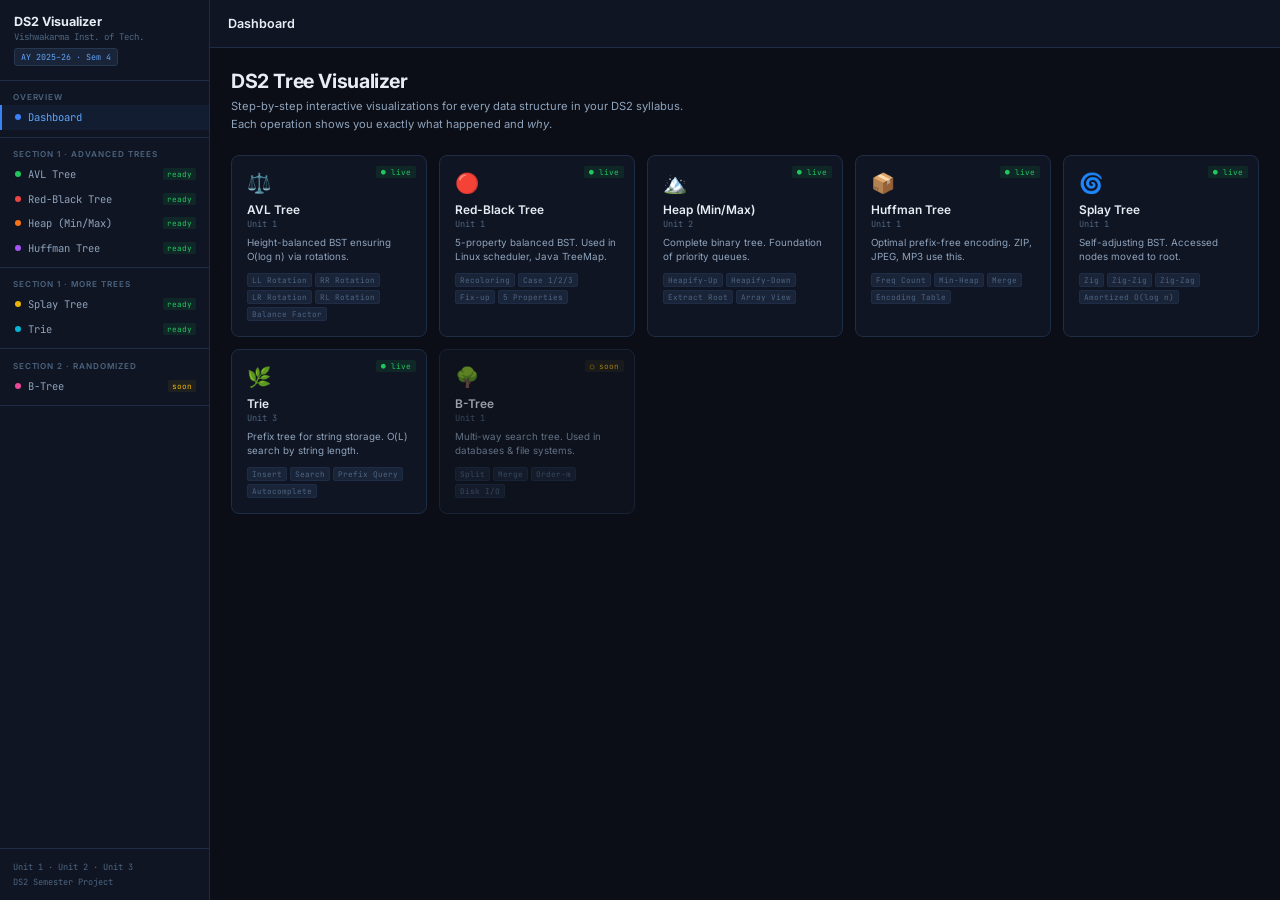
<file: ds2-platform(1).html>
<!DOCTYPE html>
<html lang="en">
<head>
<meta charset="UTF-8"/>
<meta name="viewport" content="width=device-width,initial-scale=1.0"/>
<title>DS2 Tree Visualizer — VIT</title>
<style>
@import url('https://fonts.googleapis.com/css2?family=JetBrains+Mono:wght@400;500;600;700&family=Inter:wght@400;500;600;700&display=swap');
*,*::before,*::after{box-sizing:border-box;margin:0;padding:0;}
:root{
  --bg:#0b0e16;--s1:#0f1522;--s2:#141c2e;--s3:#1a2438;
  --b1:#1e2d45;--b2:#26374f;--b3:#2e4060;
  --t1:#e8edf5;--t2:#8fa3bc;--t3:#4d6480;
  --acc:#3b82f6;--acc2:#60a5fa;
  --grn:#22c55e;--red:#ef4444;--ora:#f97316;--yel:#eab308;--pur:#a855f7;--cyn:#06b6d4;--pnk:#ec4899;
  --mono:'JetBrains Mono',monospace;--ui:'Inter',sans-serif;
}
html,body{width:100%;min-height:100vh;background:var(--bg);color:var(--t1);font-family:var(--ui);font-size:14px;}

/* LAYOUT */
#app{display:flex;height:100vh;overflow:hidden;}
#sidebar{width:210px;flex-shrink:0;background:var(--s1);border-right:1px solid var(--b1);display:flex;flex-direction:column;overflow-y:auto;}
#content{flex:1;display:flex;flex-direction:column;overflow:hidden;}
#topbar{height:48px;background:var(--s1);border-bottom:1px solid var(--b1);display:flex;align-items:center;padding:0 1.25rem;gap:.75rem;flex-shrink:0;}
#workspace{flex:1;display:flex;overflow:hidden;}
#left-pane{flex:1;display:flex;flex-direction:column;overflow:hidden;min-width:0;}
#right-pane{width:280px;flex-shrink:0;background:var(--s1);border-left:1px solid var(--b1);display:flex;flex-direction:column;overflow:hidden;}

/* SIDEBAR */
.logo{padding:1rem;border-bottom:1px solid var(--b1);}
.logo-title{font-size:.9rem;font-weight:700;color:var(--t1);}
.logo-sub{font-size:.65rem;color:var(--t3);font-family:var(--mono);margin-top:2px;}
.logo-badge{display:inline-block;margin-top:5px;background:var(--s3);border:1px solid var(--b2);color:var(--acc2);font-size:.6rem;font-family:var(--mono);padding:2px 6px;border-radius:3px;}
.nav-group{padding:.5rem 0;border-bottom:1px solid var(--b1);}
.nav-group-label{font-size:.58rem;letter-spacing:.12em;text-transform:uppercase;color:var(--t3);padding:.3rem .9rem .2rem;font-weight:600;}
.nav-item{display:flex;align-items:center;gap:7px;padding:.38rem .9rem;cursor:pointer;font-size:.75rem;color:var(--t2);border-left:2px solid transparent;transition:all .1s;font-family:var(--mono);}
.nav-item:hover{background:var(--s2);color:var(--t1);}
.nav-item.active{background:rgba(59,130,246,.07);color:var(--acc2);border-left-color:var(--acc);}
.nav-dot{width:6px;height:6px;border-radius:50%;flex-shrink:0;}
.nav-badge{margin-left:auto;font-size:.55rem;padding:1px 4px;border-radius:2px;font-family:var(--mono);}
.nb-ready{background:rgba(34,197,94,.1);color:var(--grn);}
.nb-soon{background:rgba(234,179,8,.08);color:var(--yel);}
.sidebar-foot{margin-top:auto;padding:.75rem .9rem;border-top:1px solid var(--b1);font-size:.62rem;color:var(--t3);font-family:var(--mono);line-height:1.7;}

/* TOPBAR */
.tb-name{font-size:.9rem;font-weight:600;}
.tb-unit{font-size:.65rem;color:var(--t3);font-family:var(--mono);}
.tb-right{margin-left:auto;display:flex;gap:.4rem;align-items:center;}

/* CONTROLS BAR */
#ctrl-bar{padding:.55rem 1rem;background:var(--s1);border-bottom:1px solid var(--b1);display:flex;flex-wrap:wrap;gap:.4rem;align-items:center;flex-shrink:0;}

/* STEP BAR */
#step-bar{padding:.4rem 1rem;background:#080c14;border-bottom:1px solid var(--b1);display:none;flex-wrap:wrap;gap:.4rem;align-items:center;flex-shrink:0;}
.step-info{display:flex;align-items:center;gap:.5rem;flex:1;min-width:0;}
.step-counter{font-size:.65rem;color:var(--t3);font-family:var(--mono);white-space:nowrap;}

/* SVG AREA */
#svg-wrap{flex:1;overflow:hidden;background:var(--bg);position:relative;}
svg#T{width:100%;height:100%;display:block;}

/* BOTTOM BAR (heap array, trie words) */
#bottom-bar{background:var(--s1);border-top:1px solid var(--b1);padding:.5rem 1rem;display:none;flex-wrap:wrap;gap:4px;align-items:center;flex-shrink:0;max-height:80px;overflow-y:auto;}

/* OBSERVATIONS */
.obs-head{padding:.65rem 1rem;border-bottom:1px solid var(--b1);display:flex;align-items:center;justify-content:space-between;flex-shrink:0;}
.obs-head-title{font-size:.7rem;font-weight:600;letter-spacing:.07em;text-transform:uppercase;color:var(--t2);}
.obs-clear{font-size:.62rem;color:var(--t3);cursor:pointer;font-family:var(--mono);}
.obs-clear:hover{color:var(--red);}
#obs-now{padding:.75rem 1rem;border-bottom:1px solid var(--b1);background:rgba(59,130,246,.04);flex-shrink:0;min-height:100px;}
.obs-now-label{font-size:.58rem;letter-spacing:.1em;text-transform:uppercase;color:var(--acc2);font-family:var(--mono);margin-bottom:.35rem;}
.obs-now-what{font-size:.8rem;color:var(--t1);line-height:1.55;}
.obs-now-why{font-size:.7rem;color:var(--t2);margin-top:.35rem;line-height:1.5;font-style:italic;border-top:1px solid var(--b1);padding-top:.35rem;margin-top:.4rem;}
#obs-log{flex:1;overflow-y:auto;padding:.25rem 0;}
.obs-row{padding:.45rem 1rem;border-bottom:1px solid rgba(30,45,69,.4);cursor:pointer;}
.obs-row:hover{background:var(--s2);}
.obs-row-n{font-size:.58rem;color:var(--t3);font-family:var(--mono);}
.obs-row-what{font-size:.7rem;color:var(--t2);margin-top:1px;line-height:1.35;}
.obs-row-why{font-size:.63rem;color:var(--t3);margin-top:2px;font-style:italic;}

/* BUTTONS */
.btn{display:inline-flex;align-items:center;gap:4px;padding:4px 11px;border-radius:4px;cursor:pointer;font-family:var(--mono);font-size:.7rem;font-weight:500;border:1px solid var(--b2);background:var(--s2);color:var(--t2);transition:border-color .1s,color .1s;white-space:nowrap;}
.btn:hover{border-color:var(--acc);color:var(--acc2);}
.btn:active{opacity:.8;}
.btn-blue{background:var(--acc);border-color:var(--acc);color:#fff;}.btn-blue:hover{background:#2563eb;color:#fff;}
.btn-red{border-color:#7f1d1d;color:var(--red);}.btn-red:hover{background:#7f1d1d;color:#fff;}
.btn-grn{border-color:#14532d;color:var(--grn);}.btn-grn:hover{background:#14532d;color:#fff;}
.btn-sm{padding:3px 8px;font-size:.65rem;}
.btn-step{padding:4px 10px;font-size:.68rem;}
.inp{background:var(--s2);border:1px solid var(--b2);color:var(--t1);padding:4px 8px;border-radius:4px;font-family:var(--mono);font-size:.72rem;outline:none;width:95px;}
.inp:focus{border-color:var(--acc);}
.inp-wide{width:130px;}
.sep{width:1px;height:18px;background:var(--b1);margin:0 2px;}
.plabel{font-size:.62rem;color:var(--t3);}

/* SVG node styles — INSTANT color change, no CSS transition */
.nd circle{stroke-width:2;}
.nd text{font-family:'JetBrains Mono',monospace;font-weight:600;text-anchor:middle;dominant-baseline:middle;}
.nd .lbl{font-size:9px;fill:var(--t3);dominant-baseline:auto;}
/* states */
.st-def circle{fill:#1a2d4a;stroke:#2a4070;}
.st-def text{font-size:13px;fill:#e8edf5;}
.st-path circle{fill:#1e3a5f;stroke:#3b82f6;}
.st-path text{font-size:13px;fill:#93c5fd;}
.st-new circle{fill:#14532d;stroke:#22c55e;}
.st-new text{font-size:13px;fill:#bbf7d0;}
.st-hi circle{fill:#d97706;stroke:#fbbf24;}
.st-hi text{font-size:13px;fill:#fff;}
.st-rot circle{fill:#5b21b6;stroke:#a855f7;}
.st-rot text{font-size:13px;fill:#e9d5ff;}
.st-rec circle{fill:#9d174d;stroke:#ec4899;}
.st-rec text{font-size:13px;fill:#fbcfe8;}
.st-del circle{fill:#7f1d1d;stroke:#ef4444;}
.st-del text{font-size:13px;fill:#fecaca;}
.st-fnd circle{fill:#0e7490;stroke:#06b6d4;}
.st-fnd text{font-size:13px;fill:#a5f3fc;}
.st-rb-r circle{fill:#7f1d1d;stroke:#ef4444;}
.st-rb-r text{font-size:13px;fill:#fca5a5;}
.st-rb-b circle{fill:#1e293b;stroke:#475569;}
.st-rb-b text{font-size:13px;fill:#cbd5e1;}
.edge{stroke:#1e3a5f;stroke-width:1.5;fill:none;}
.edge-hi{stroke:#3b82f6;stroke-width:2;fill:none;}

/* HEAP ARRAY */
.hcell{display:flex;flex-direction:column;align-items:center;gap:2px;}
.hcell-v{width:34px;height:34px;display:flex;align-items:center;justify-content:center;background:var(--s2);border:1px solid var(--b2);border-radius:4px;font-family:var(--mono);font-size:.7rem;color:var(--t1);}
.hcell-i{font-size:.52rem;color:var(--t3);font-family:var(--mono);}
.hcell.hi .hcell-v{background:rgba(234,179,8,.15);border-color:var(--yel);color:var(--yel);}
.hcell.sw .hcell-v{background:rgba(168,85,247,.15);border-color:var(--pur);color:var(--pur);}

/* TRIE WORD CHIPS */
.twc{font-size:.65rem;font-family:var(--mono);background:var(--s2);border:1px solid var(--b2);color:var(--t2);padding:2px 7px;border-radius:3px;cursor:pointer;}
.twc:hover{border-color:var(--cyn);color:var(--cyn);}
.twc.found{border-color:var(--grn);color:var(--grn);}

/* DASHBOARD */
#dash{padding:1.5rem;overflow-y:auto;flex:1;}
.dash-hero{margin-bottom:1.5rem;}
.dash-hero h1{font-size:1.4rem;font-weight:700;letter-spacing:-.02em;}
.dash-hero p{font-size:.8rem;color:var(--t2);margin-top:.35rem;line-height:1.6;max-width:480px;}
.dash-grid{display:grid;grid-template-columns:repeat(auto-fill,minmax(190px,1fr));gap:.85rem;}
.dcard{background:var(--s1);border:1px solid var(--b1);border-radius:8px;padding:1.1rem;cursor:pointer;transition:border-color .15s,transform .15s;position:relative;}
.dcard:hover{border-color:var(--b3);transform:translateY(-2px);}
.dcard.rdy:hover{border-color:var(--acc);}
.dcard.soon{cursor:default;opacity:.65;}
.dcard-badge{position:absolute;top:.7rem;right:.7rem;font-size:.55rem;padding:1px 5px;border-radius:2px;font-family:var(--mono);}
.dcard-icon{font-size:1.4rem;margin-bottom:.5rem;}
.dcard-name{font-size:.85rem;font-weight:600;}
.dcard-unit{font-size:.62rem;color:var(--t3);font-family:var(--mono);margin-top:1px;}
.dcard-desc{font-size:.7rem;color:var(--t2);margin-top:.4rem;line-height:1.45;}
.dcard-tags{margin-top:.6rem;display:flex;flex-wrap:wrap;gap:3px;}
.dtag{font-size:.55rem;background:var(--s3);border:1px solid var(--b1);color:var(--t3);padding:1px 4px;border-radius:2px;font-family:var(--mono);}

/* scroll */
::-webkit-scrollbar{width:4px;height:4px;}
::-webkit-scrollbar-track{background:transparent;}
::-webkit-scrollbar-thumb{background:var(--b2);border-radius:2px;}

.page{display:none;flex:1;overflow:hidden;}
.page.on{display:flex;}
</style>
</head>
<body>
<div id="app">

<!-- SIDEBAR -->
<div id="sidebar">
  <div class="logo">
    <div class="logo-title">DS2 Visualizer</div>
    <div class="logo-sub">Vishwakarma Inst. of Tech.</div>
    <div class="logo-badge">AY 2025–26 · Sem 4</div>
  </div>
  <div class="nav-group">
    <div class="nav-group-label">Overview</div>
    <div class="nav-item active" id="ni-dash" onclick="go('dash')"><div class="nav-dot" style="background:var(--acc)"></div>Dashboard</div>
  </div>
  <div class="nav-group">
    <div class="nav-group-label">Section 1 · Advanced Trees</div>
    <div class="nav-item" id="ni-avl" onclick="go('avl')"><div class="nav-dot" style="background:var(--grn)"></div>AVL Tree<span class="nav-badge nb-ready">ready</span></div>
    <div class="nav-item" id="ni-rbt" onclick="go('rbt')"><div class="nav-dot" style="background:var(--red)"></div>Red-Black Tree<span class="nav-badge nb-ready">ready</span></div>
    <div class="nav-item" id="ni-heap" onclick="go('heap')"><div class="nav-dot" style="background:var(--ora)"></div>Heap (Min/Max)<span class="nav-badge nb-ready">ready</span></div>
    <div class="nav-item" id="ni-huff" onclick="go('huff')"><div class="nav-dot" style="background:var(--pur)"></div>Huffman Tree<span class="nav-badge nb-ready">ready</span></div>
  </div>
  <div class="nav-group">
    <div class="nav-group-label">Section 1 · More Trees</div>
    <div class="nav-item" id="ni-splay" onclick="go('splay')"><div class="nav-dot" style="background:var(--yel)"></div>Splay Tree<span class="nav-badge nb-ready">ready</span></div>
    <div class="nav-item" id="ni-trie" onclick="go('trie')"><div class="nav-dot" style="background:var(--cyn)"></div>Trie<span class="nav-badge nb-ready">ready</span></div>
  </div>
  <div class="nav-group">
    <div class="nav-group-label">Section 2 · Randomized</div>
    <div class="nav-item" id="ni-btree" onclick="go('btree')"><div class="nav-dot" style="background:var(--pnk)"></div>B-Tree<span class="nav-badge nb-soon">soon</span></div>
  </div>
  <div class="sidebar-foot">Unit 1 · Unit 2 · Unit 3<br/>DS2 Semester Project</div>
</div>

<!-- CONTENT -->
<div id="content">
  <div id="topbar">
    <span class="tb-name" id="tb-name">Dashboard</span>
    <span class="tb-unit" id="tb-unit"></span>
    <div class="tb-right" id="tb-right"></div>
  </div>

  <!-- DASHBOARD PAGE -->
  <div id="pg-dash" class="page on" style="flex-direction:column;overflow-y:auto;">
    <div id="dash">
      <div class="dash-hero">
        <h1>DS2 Tree Visualizer</h1>
        <p>Step-by-step interactive visualizations for every data structure in your DS2 syllabus. Each operation shows you exactly what happened and <em>why</em>.</p>
      </div>
      <div class="dash-grid" id="dash-grid"></div>
    </div>
  </div>

  <!-- TREE PAGE (shared) -->
  <div id="pg-tree" class="page" style="flex-direction:column;">
    <div id="workspace">
      <div id="left-pane">
        <div id="ctrl-bar"></div>
        <div id="step-bar">
          <button class="btn btn-step" onclick="sFirst()">⏮</button>
          <button class="btn btn-step" onclick="sPrev()">◀ Prev</button>
          <button class="btn btn-step" id="autoBtn" onclick="sAuto()">▶ Auto</button>
          <button class="btn btn-step" onclick="sNext()">Next ▶</button>
          <button class="btn btn-step" onclick="sLast()">⏭</button>
          <span class="sep"></span>
          <span style="font-size:.62rem;color:var(--t3);font-family:var(--mono);">Speed</span>
          <input type="range" id="spd" min="1" max="10" value="5" style="width:65px;accent-color:var(--acc);cursor:pointer;">
          <span class="sep"></span>
          <span class="step-counter" id="sc"></span>
        </div>
        <div id="svg-wrap">
          <svg id="T" viewBox="0 0 900 500" xmlns="http://www.w3.org/2000/svg">
            <g id="TR"></g>
          </svg>
        </div>
        <div id="bottom-bar"></div>
      </div>
      <div id="right-pane">
        <div class="obs-head">
          <span class="obs-head-title">Observations</span>
          <span class="obs-clear" onclick="obsClear()">clear all</span>
        </div>
        <div id="obs-now">
          <div class="obs-now-label">Current Step</div>
          <div class="obs-now-what" id="obs-what">Perform an operation to begin.</div>
          <div class="obs-now-why" id="obs-why" style="display:none;"></div>
        </div>
        <div id="obs-log"></div>
      </div>
    </div>
  </div>

</div><!-- #content -->
</div><!-- #app -->

<script>
'use strict';
// ━━━━━━━━━━━━━━━━━━━━━━━━━━━━━━━━━━━━━━━━━━━━━━━━━━━━━━━━━━━━━━
// GLOBALS
// ━━━━━━━━━━━━━━━━━━━━━━━━━━━━━━━━━━━━━━━━━━━━━━━━━━━━━━━━━━━━━━
let CUR='dash', STEPS=[], SI=0, AUTO=null, OBS_N=0;
const NS='http://www.w3.org/2000/svg';

// ━━━━━━━━━━━━━━━━━━━━━━━━━━━━━━━━━━━━━━━━━━━━━━━━━━━━━━━━━━━━━━
// DASHBOARD
// ━━━━━━━━━━━━━━━━━━━━━━━━━━━━━━━━━━━━━━━━━━━━━━━━━━━━━━━━━━━━━━
const CARDS=[
  {id:'avl',  name:'AVL Tree',       icon:'⚖️', unit:'Unit 1',ready:true, color:'#22c55e',
   desc:'Height-balanced BST ensuring O(log n) via rotations.',
   tags:['LL Rotation','RR Rotation','LR Rotation','RL Rotation','Balance Factor']},
  {id:'rbt',  name:'Red-Black Tree', icon:'🔴', unit:'Unit 1',ready:true, color:'#ef4444',
   desc:'5-property balanced BST. Used in Linux scheduler, Java TreeMap.',
   tags:['Recoloring','Case 1/2/3','Fix-up','5 Properties']},
  {id:'heap', name:'Heap (Min/Max)', icon:'🏔️', unit:'Unit 2',ready:true, color:'#f97316',
   desc:'Complete binary tree. Foundation of priority queues.',
   tags:['Heapify-Up','Heapify-Down','Extract Root','Array View']},
  {id:'huff', name:'Huffman Tree',   icon:'📦', unit:'Unit 1',ready:true, color:'#a855f7',
   desc:'Optimal prefix-free encoding. ZIP, JPEG, MP3 use this.',
   tags:['Freq Count','Min-Heap','Merge','Encoding Table']},
  {id:'splay',name:'Splay Tree',     icon:'🌀', unit:'Unit 1',ready:true, color:'#eab308',
   desc:'Self-adjusting BST. Accessed nodes moved to root.',
   tags:['Zig','Zig-Zig','Zig-Zag','Amortized O(log n)']},
  {id:'trie', name:'Trie',           icon:'🌿', unit:'Unit 3',ready:true, color:'#06b6d4',
   desc:'Prefix tree for string storage. O(L) search by string length.',
   tags:['Insert','Search','Prefix Query','Autocomplete']},
  {id:'btree',name:'B-Tree',         icon:'🌳', unit:'Unit 1',ready:false,color:'#ec4899',
   desc:'Multi-way search tree. Used in databases & file systems.',
   tags:['Split','Merge','Order-m','Disk I/O']},
];
function buildDash(){
  document.getElementById('dash-grid').innerHTML=CARDS.map(c=>`
    <div class="dcard ${c.ready?'rdy':'soon'}" onclick="${c.ready?`go('${c.id}')`:''}" >
      <div class="dcard-badge ${c.ready?'nb-ready':'nb-soon'}">${c.ready?'● live':'○ soon'}</div>
      <div class="dcard-icon">${c.icon}</div>
      <div class="dcard-name">${c.name}</div>
      <div class="dcard-unit">${c.unit}</div>
      <div class="dcard-desc">${c.desc}</div>
      <div class="dcard-tags">${c.tags.map(t=>`<span class="dtag">${t}</span>`).join('')}</div>
    </div>`).join('');
}

// ━━━━━━━━━━━━━━━━━━━━━━━━━━━━━━━━━━━━━━━━━━━━━━━━━━━━━━━━━━━━━━
// NAVIGATION
// ━━━━━━━━━━━━━━━━━━━━━━━━━━━━━━━━━━━━━━━━━━━━━━━━━━━━━━━━━━━━━━
function go(id){
  CUR=id;
  document.querySelectorAll('.nav-item').forEach(n=>n.classList.remove('active'));
  const ni=document.getElementById('ni-'+id); if(ni)ni.classList.add('active');
  const c=CARDS.find(x=>x.id===id)||{};
  document.getElementById('tb-name').textContent=c.name||'Dashboard';
  document.getElementById('tb-unit').textContent=c.unit||'';
  if(id==='dash'){
    document.getElementById('pg-dash').classList.add('on');
    document.getElementById('pg-tree').classList.remove('on');
    document.getElementById('ni-dash').classList.add('active');
    return;
  }
  document.getElementById('pg-dash').classList.remove('on');
  document.getElementById('pg-tree').classList.add('on');
  stopAuto(); STEPS=[]; SI=0; obsClear();
  document.getElementById('step-bar').style.display='none';
  document.getElementById('bottom-bar').style.display='none';
  document.getElementById('bottom-bar').innerHTML='';
  svgClear();
  const initFn={avl:initAVL,rbt:initRBT,heap:initHeap,huff:initHuff,splay:initSplay,trie:initTrie,btree:initBTree};
  if(initFn[id])initFn[id]();
}

// ━━━━━━━━━━━━━━━━━━━━━━━━━━━━━━━━━━━━━━━━━━━━━━━━━━━━━━━━━━━━━━
// SVG ENGINE — pure SVG, viewBox, no canvas
// ━━━━━━━━━━━━━━━━━━━━━━━━━━━━━━━━━━━━━━━━━━━━━━━━━━━━━━━━━━━━━━
const R=22, HG=54, VG=72;
function svgClear(){document.getElementById('TR').innerHTML='';}

function svgEl(tag,attrs){
  const e=document.createElementNS(NS,tag);
  if(attrs)Object.entries(attrs).forEach(([k,v])=>e.setAttribute(k,v));
  return e;
}

// Compute layout using in-order counter → guaranteed no overlap
function layout(root,isNil){
  if(!root||root===isNil||root.val==null)return[];
  let ctr=0;
  function ax(n){if(!n||n===isNil||n.val==null)return;ax(n.left);n._x=ctr*HG;ctr++;ax(n.right);}
  function ay(n,d){if(!n||n===isNil||n.val==null)return;n._y=d*VG;ay(n.left,d+1);ay(n.right,d+1);}
  ax(root);ay(root,0);
  const ps=[];function col(n){if(!n||n===isNil||n.val==null)return;ps.push(n);col(n.left);col(n.right);}col(root);
  return ps;
}

function renderSVG(root, isNil, classOf, subOf){
  svgClear();
  const g=document.getElementById('TR');

  if(!root||root===isNil||root.val==null){
    const t=svgEl('text',{x:450,y:250,'text-anchor':'middle','dominant-baseline':'middle',
      fill:'#4d6480','font-family':'JetBrains Mono','font-size':14});
    t.textContent='Empty — insert a value to begin'; g.appendChild(t); return;
  }

  const ps=layout(root,isNil);
  if(!ps.length)return;
  const xs=ps.map(p=>p._x), ys=ps.map(p=>p._y);
  const mnX=Math.min(...xs),mxX=Math.max(...xs),mnY=Math.min(...ys),mxY=Math.max(...ys);
  const tW=(mxX-mnX)||1, tH=(mxY-mnY)||1;
  const pad=55;
  const sc=Math.min((900-pad*2)/tW,(500-pad*2)/tH,2.0);
  const ox=(900-tW*sc)/2-mnX*sc, oy=pad-mnY*sc;
  const tx=x=>x*sc+ox, ty=y=>y*sc+oy;
  const r=Math.max(R*Math.min(sc,1),14);
  const fs=Math.max(Math.floor(r*.65),10);

  // edges
  ps.forEach(n=>{
    ['left','right'].forEach(d=>{
      const ch=n[d];
      if(!ch||ch===isNil||ch.val==null)return;
      const isHi=(n._st&&n._st!=='st-def')||(ch._st&&ch._st!=='st-def');
      const l=svgEl('line',{
        x1:tx(n._x),y1:ty(n._y),x2:tx(ch._x),y2:ty(ch._y),
        class:isHi?'edge-hi':'edge'
      });
      g.appendChild(l);
    });
  });

  // nodes
  ps.forEach(n=>{
    const cx=tx(n._x), cy=ty(n._y);
    const cls=classOf?classOf(n):'st-def';
    const ng=svgEl('g',{class:`nd ${cls}`});

    const c=svgEl('circle',{cx,cy,r});
    ng.appendChild(c);

    const t=svgEl('text',{x:cx,y:cy,'font-size':fs});
    t.textContent=n.val;
    ng.appendChild(t);

    if(subOf){
      const sub=subOf(n);
      if(sub){
        const sl=svgEl('text',{x:cx,y:cy+r+12,class:'lbl','text-anchor':'middle'});
        sl.textContent=sub;
        ng.appendChild(sl);
      }
    }
    g.appendChild(ng);
  });
}

// ━━━━━━━━━━━━━━━━━━━━━━━━━━━━━━━━━━━━━━━━━━━━━━━━━━━━━━━━━━━━━━
// OBSERVATIONS
// ━━━━━━━━━━━━━━━━━━━━━━━━━━━━━━━━━━━━━━━━━━━━━━━━━━━━━━━━━━━━━━
function obsShow(what,why){
  OBS_N++;
  document.getElementById('obs-what').textContent=what;
  const wy=document.getElementById('obs-why');
  if(why){wy.textContent=why;wy.style.display='block';}else{wy.style.display='none';}
  const row=document.createElement('div');
  row.className='obs-row';
  row.innerHTML=`<div class="obs-row-n">#${OBS_N}</div>
    <div class="obs-row-what">${what}</div>
    ${why?`<div class="obs-row-why">${why}</div>`:''}`;
  document.getElementById('obs-log').prepend(row);
}
function obsClear(){
  OBS_N=0;
  document.getElementById('obs-what').textContent='Perform an operation to begin.';
  document.getElementById('obs-why').style.display='none';
  document.getElementById('obs-log').innerHTML='';
}

// ━━━━━━━━━━━━━━━━━━━━━━━━━━━━━━━━━━━━━━━━━━━━━━━━━━━━━━━━━━━━━━
// STEP PLAYER — frame-by-frame, instant redraw
// ━━━━━━━━━━━━━━━━━━━━━━━━━━━━━━━━━━━━━━━━━━━━━━━━━━━━━━━━━━━━━━
function loadSteps(s){
  STEPS=s; SI=0;
  if(!s.length)return;
  document.getElementById('step-bar').style.display='flex';
  showStep(0);
}
function showStep(i){
  if(!STEPS.length)return;
  const s=STEPS[i];
  document.getElementById('sc').textContent=`Step ${i+1} / ${STEPS.length}`;
  if(s.draw)s.draw();          // instant redraw — no animation
  obsShow(s.what, s.why||'');
}
function sNext(){
  if(SI<STEPS.length-1){SI++;showStep(SI);}
  else stopAuto();
}
function sPrev(){stopAuto();if(SI>0){SI--;showStep(SI);}}
function sFirst(){stopAuto();SI=0;showStep(0);}
function sLast(){stopAuto();SI=STEPS.length-1;showStep(SI);}
function sAuto(){
  if(AUTO){stopAuto();return;}
  document.getElementById('autoBtn').textContent='⏸ Pause';
  const spd=parseInt(document.getElementById('spd').value);
  const delay=Math.max(300,1300-spd*100);
  AUTO=setInterval(()=>{if(SI<STEPS.length-1){SI++;showStep(SI);}else stopAuto();},delay);
}
function stopAuto(){
  if(AUTO){clearInterval(AUTO);AUTO=null;}
  document.getElementById('autoBtn').textContent='▶ Auto';
}

// ━━━━━━━━━━━━━━━━━━━━━━━━━━━━━━━━━━━━━━━━━━━━━━━━━━━━━━━━━━━━━━
// CONTROLS BUILDER
// ━━━━━━━━━━━━━━━━━━━━━━━━━━━━━━━━━━━━━━━━━━━━━━━━━━━━━━━━━━━━━━
function buildCtrl(cfg){
  const bar=document.getElementById('ctrl-bar');
  bar.innerHTML='';
  if(cfg.numInput!==false){
    const inp=document.createElement('input');
    inp.className='inp'; inp.type='number'; inp.id='numInp';
    inp.placeholder=cfg.numPH||'Value…'; inp.min=0; inp.max=999;
    inp.onkeydown=e=>{if(e.key==='Enter'&&cfg.onInsert)cfg.onInsert();};
    bar.appendChild(inp);
  }
  if(cfg.strInput){
    const inp=document.createElement('input');
    inp.className='inp inp-wide'; inp.type='text'; inp.id='strInp';
    inp.placeholder=cfg.strPH||'Text…';
    bar.appendChild(inp);
  }
  (cfg.btns||[]).forEach(b=>{
    const btn=document.createElement('button');
    btn.className='btn '+(b.cls||''); btn.textContent=b.lbl; btn.onclick=b.fn;
    bar.appendChild(btn);
  });
  if(cfg.presets&&cfg.presets.length){
    bar.appendChild(mkSep());
    const pl=document.createElement('span');pl.className='plabel';pl.textContent='Presets:';bar.appendChild(pl);
    cfg.presets.forEach(p=>{
      const btn=document.createElement('button');
      btn.className='btn btn-sm';btn.textContent=p.lbl;btn.onclick=p.fn;bar.appendChild(btn);
    });
  }
  bar.appendChild(mkSep());
  mkBtn(bar,'Reset','btn btn-sm',cfg.onReset||function(){});
  if(cfg.onRandom!==false)mkBtn(bar,'🎲 Random','btn btn-sm',cfg.onRandom||function(){});
}
function mkSep(){const s=document.createElement('div');s.className='sep';return s;}
function mkBtn(par,lbl,cls,fn){const b=document.createElement('button');b.className=cls;b.textContent=lbl;b.onclick=fn;par.appendChild(b);return b;}
function numVal(){return parseInt(document.getElementById('numInp')?.value)||null;}
function strVal(){return(document.getElementById('strInp')?.value||'').trim();}
function clrNum(){const i=document.getElementById('numInp');if(i)i.value='';}

// ━━━━━━━━━━━━━━━━━━━━━━━━━━━━━━━━━━━━━━━━━━━━━━━━━━━━━━━━━━━━━━
// AVL TREE
// ━━━━━━━━━━━━━━━━━━━━━━━━━━━━━━━━━━━━━━━━━━━━━━━━━━━━━━━━━━━━━━
class AVLNode{constructor(v){this.val=v;this.left=null;this.right=null;this.height=1;this._st='st-def';}}
class AVL{
  constructor(){this.root=null;}
  h(n){return n?n.height:0;}
  upH(n){n.height=1+Math.max(this.h(n.left),this.h(n.right));}
  bf(n){return n?this.h(n.left)-this.h(n.right):0;}
  rotR(y){const x=y.left,T=x.right;x.right=y;y.left=T;this.upH(y);this.upH(x);return x;}
  rotL(x){const y=x.right,T=y.left;y.left=x;x.right=T;this.upH(x);this.upH(y);return y;}
  walk(n,fn){if(!n)return;fn(n);this.walk(n.left,fn);this.walk(n.right,fn);}
  reset(){this.walk(this.root,n=>n._st='st-def');}
  mark(v,s){this.walk(this.root,n=>{if(n.val===v)n._st=s;});}
  draw(hi=null,sub=true){renderSVG(this.root,null,n=>n._st||'st-def',sub?n=>`bf:${this.bf(n)}`:null);}

  insert(val){
    const S=[];
    this.root=this._ins(this.root,val,S);
    this.reset();
    S.push({what:`✓ Insert ${val} complete. Tree height: ${this.h(this.root)}`,
            why:`All balance factors are back in [-1, 0, +1]. AVL property fully restored.`,
            draw:()=>{this.reset();this.draw();}});
    return S;
  }
  _ins(n,val,S){
    if(!n){
      const nd=new AVLNode(val); nd._st='st-new';
      S.push({what:`Inserted ${val} as a new leaf node`,
              why:`BST insertion: traverse to the correct position (like a BST), place the new node as a leaf. New nodes are highlighted in green.`,
              draw:()=>{this.reset();this.mark(val,'st-new');this.draw();}});
      return nd;
    }
    if(val<n.val){
      S.push({what:`${val} < ${n.val}  →  go LEFT`,
              why:`BST property: values smaller than the current node always go into the left subtree.`,
              draw:()=>{this.reset();this.mark(n.val,'st-path');this.draw();}});
      n.left=this._ins(n.left,val,S);
    } else if(val>n.val){
      S.push({what:`${val} > ${n.val}  →  go RIGHT`,
              why:`BST property: values larger than the current node always go into the right subtree.`,
              draw:()=>{this.reset();this.mark(n.val,'st-path');this.draw();}});
      n.right=this._ins(n.right,val,S);
    } else return n;
    this.upH(n);
    const bf=this.bf(n);
    if(bf>1&&val<n.left.val){
      S.push({what:`⚠ LL Imbalance at node ${n.val}  (bf = +${bf})`,
              why:`Left subtree is 2 levels deeper than right. Balance Factor = Left Height − Right Height = +${bf}. This is the Left-Left case: the new node is in the left subtree of the left child. Fix: single Right Rotation at ${n.val}.`,
              draw:()=>{this.reset();this.mark(n.val,'st-rot');this.draw();}});
      const r=this.rotR(n);
      S.push({what:`Right Rotation done — ${r.val} is new subtree root`,
              why:`After rotating right at ${n.val}: ${r.val} moves up, ${r.right.val} moves down. Balance factors normalized. This single rotation fixed the LL imbalance.`,
              draw:()=>{this.reset();this.mark(r.val,'st-hi');this.draw();}});
      return r;
    }
    if(bf<-1&&val>n.right.val){
      S.push({what:`⚠ RR Imbalance at node ${n.val}  (bf = ${bf})`,
              why:`Right subtree is 2 levels deeper. Balance Factor = ${bf}. Right-Right case: new node is in the right subtree of the right child. Fix: single Left Rotation at ${n.val}.`,
              draw:()=>{this.reset();this.mark(n.val,'st-rot');this.draw();}});
      const r=this.rotL(n);
      S.push({what:`Left Rotation done — ${r.val} is new subtree root`,
              why:`After rotating left at ${n.val}: ${r.val} moves up, ${r.left.val} moves down. The RR imbalance is fixed with this single rotation.`,
              draw:()=>{this.reset();this.mark(r.val,'st-hi');this.draw();}});
      return r;
    }
    if(bf>1&&val>n.left.val){
      S.push({what:`⚠ LR Imbalance at node ${n.val}  (bf = +${bf})`,
              why:`Left-Right case: new node is in the RIGHT subtree of the LEFT child. Two rotations needed. Step 1: Left Rotate at ${n.left.val} to convert this into an LL case.`,
              draw:()=>{this.reset();this.mark(n.val,'st-rot');this.mark(n.left?.val,'st-rec');this.draw();}});
      n.left=this.rotL(n.left);
      S.push({what:`Step 2: Right Rotate at ${n.val} to complete LR fix`,
              why:`The Left Rotation converted LR into LL. Now apply Right Rotation at the imbalanced node ${n.val} to fully restore balance.`,
              draw:()=>{this.reset();this.mark(n.val,'st-rot');this.draw();}});
      const r=this.rotR(n);
      S.push({what:`LR Double Rotation complete — ${r.val} is new subtree root`,
              why:`Two rotations resolved the Left-Right imbalance. Every node's balance factor is now in [-1, 0, +1].`,
              draw:()=>{this.reset();this.mark(r.val,'st-hi');this.draw();}});
      return r;
    }
    if(bf<-1&&val<n.right.val){
      S.push({what:`⚠ RL Imbalance at node ${n.val}  (bf = ${bf})`,
              why:`Right-Left case: new node is in the LEFT subtree of the RIGHT child. Two rotations needed. Step 1: Right Rotate at ${n.right.val} to convert to an RR case.`,
              draw:()=>{this.reset();this.mark(n.val,'st-rot');this.mark(n.right?.val,'st-rec');this.draw();}});
      n.right=this.rotR(n.right);
      S.push({what:`Step 2: Left Rotate at ${n.val} to complete RL fix`,
              why:`The Right Rotation converted RL into RR. Now apply Left Rotation at ${n.val} to fully restore balance.`,
              draw:()=>{this.reset();this.mark(n.val,'st-rot');this.draw();}});
      const r=this.rotL(n);
      S.push({what:`RL Double Rotation complete — ${r.val} is new subtree root`,
              why:`Two rotations resolved the Right-Left imbalance. Balance restored across the tree.`,
              draw:()=>{this.reset();this.mark(r.val,'st-hi');this.draw();}});
      return r;
    }
    return n;
  }

  search(val){
    const S=[]; let cur=this.root; this.reset();
    while(cur){
      if(val===cur.val){
        S.push({what:`✓ Found ${val} in the AVL Tree!`,
                why:`Search complete. The node was located by following BST search path from root.`,
                draw:()=>{this.reset();this.mark(val,'st-fnd');this.draw();}});
        return S;
      }
      const d=val<cur.val?'LEFT':'RIGHT';
      S.push({what:`${val} ${val<cur.val?'<':'>'} ${cur.val}  →  go ${d}`,
              why:`BST search: compare target with current node, go left if smaller, right if larger.`,
              draw:()=>{this.reset();this.mark(cur.val,'st-path');this.draw();}});
      cur=cur[val<cur.val?'left':'right'];
    }
    S.push({what:`✗ ${val} not found in tree`,
            why:`Reached a null pointer — the value does not exist in this AVL Tree.`,
            draw:()=>{this.reset();this.draw();}});
    return S;
  }

  delete(val){
    const S=[];
    S.push({what:`Deleting ${val}…`,
            why:`We locate the node, remove it using BST delete rules, then rebalance upward.`,
            draw:()=>{this.reset();this.mark(val,'st-del');this.draw();}});
    this.root=this._del(this.root,val,S);
    this.reset();
    S.push({what:`✓ Delete ${val} complete`,
            why:`Node removed and all balance factors restored to [-1, 0, +1] range.`,
            draw:()=>{this.reset();this.draw();}});
    return S;
  }
  _min(n){while(n.left)n=n.left;return n;}
  _del(n,val,S){
    if(!n)return null;
    if(val<n.val)n.left=this._del(n.left,val,S);
    else if(val>n.val)n.right=this._del(n.right,val,S);
    else{
      if(!n.left||!n.right)return n.left||n.right;
      const s=this._min(n.right);
      S.push({what:`Node ${val} has two children → replace with in-order successor ${s.val}`,
              why:`When a node has 2 children, we replace its value with the in-order successor (smallest value in right subtree: ${s.val}), then delete the successor node instead.`,
              draw:()=>{this.reset();this.mark(s.val,'st-hi');this.draw();}});
      n.val=s.val; n.right=this._del(n.right,s.val,S);
    }
    this.upH(n);
    const bf=this.bf(n);
    if(bf>1&&this.bf(n.left)>=0)return this.rotR(n);
    if(bf>1&&this.bf(n.left)<0){n.left=this.rotL(n.left);return this.rotR(n);}
    if(bf<-1&&this.bf(n.right)<=0)return this.rotL(n);
    if(bf<-1&&this.bf(n.right)>0){n.right=this.rotR(n.right);return this.rotL(n);}
    return n;
  }
}
const avl=new AVL();
function initAVL(){
  buildCtrl({
    numPH:'Number…',
    onInsert:()=>{const v=numVal();if(!v)return;clrNum();loadSteps(avl.insert(v));},
    btns:[
      {lbl:'Insert',cls:'btn-blue',fn:()=>{const v=numVal();if(!v)return;clrNum();loadSteps(avl.insert(v));}},
      {lbl:'Delete',cls:'btn-red', fn:()=>{const v=numVal();if(!v)return;clrNum();loadSteps(avl.delete(v));}},
      {lbl:'Search',cls:'btn-grn', fn:()=>{const v=numVal();if(!v)return;loadSteps(avl.search(v));}},
    ],
    presets:[
      {lbl:'LL',fn:()=>{avl.root=null;[30,20,10].forEach(v=>avl.insert(v));avl.reset();avl.draw();obsShow('LL Preset: 30 → 20 → 10','Inserting in decreasing order causes a Left-Left imbalance. Click Insert 10 with step mode to see the Right Rotation.');}},
      {lbl:'RR',fn:()=>{avl.root=null;[10,20,30].forEach(v=>avl.insert(v));avl.reset();avl.draw();obsShow('RR Preset: 10 → 20 → 30','Increasing order causes Right-Right imbalance. Fixed by Left Rotation.');}},
      {lbl:'LR',fn:()=>{avl.root=null;[30,10,20].forEach(v=>avl.insert(v));avl.reset();avl.draw();obsShow('LR Preset: 30 → 10 → 20','Left-Right case needs two rotations: Left Rotate then Right Rotate.');}},
      {lbl:'RL',fn:()=>{avl.root=null;[10,30,20].forEach(v=>avl.insert(v));avl.reset();avl.draw();obsShow('RL Preset: 10 → 30 → 20','Right-Left case: Right Rotate then Left Rotate.');}},
      {lbl:'Full Tree',fn:()=>{avl.root=null;[50,30,70,20,40,60,80,10,25].forEach(v=>avl.insert(v));avl.reset();avl.draw();obsShow('Full 9-node AVL Tree loaded','Multiple levels, all balanced. Try deleting a node to see rebalancing.');}},
    ],
    onReset:()=>{avl.root=null;svgClear();obsClear();STEPS=[];document.getElementById('step-bar').style.display='none';stopAuto();},
    onRandom:()=>{
      avl.root=null;
      const vs=[...new Set(Array.from({length:8},()=>Math.floor(Math.random()*90)+5))];
      vs.forEach(v=>avl.insert(v)); avl.reset(); avl.draw();
      obsShow(`Random tree: ${vs.join(', ')}`,'8 unique random values inserted and balanced automatically.');
    }
  });
  avl.draw();
}

// ━━━━━━━━━━━━━━━━━━━━━━━━━━━━━━━━━━━━━━━━━━━━━━━━━━━━━━━━━━━━━━
// RED-BLACK TREE
// ━━━━━━━━━━━━━━━━━━━━━━━━━━━━━━━━━━━━━━━━━━━━━━━━━━━━━━━━━━━━━━
const RED='red',BLK='black';
class RBN{constructor(v){this.val=v;this.color=RED;this.left=null;this.right=null;this.parent=null;this._st=null;}}
class RBT{
  constructor(){this.NIL=new RBN(null);this.NIL.color=BLK;this.root=this.NIL;}
  walk(n,fn){if(!n||n===this.NIL)return;fn(n);this.walk(n.left,fn);this.walk(n.right,fn);}
  reset(){this.walk(this.root,n=>n._st=null);}
  mark(v,s){this.walk(this.root,n=>{if(n.val===v)n._st=s;});}
  cls(n){if(!n||n===this.NIL||n.val==null)return null;return n._st||(n.color===RED?'st-rb-r':'st-rb-b');}
  draw(){renderSVG(this.root,this.NIL,n=>this.cls(n),n=>n.color===RED?'R':'B');}
  rotL(x){const y=x.right;x.right=y.left;if(y.left!==this.NIL)y.left.parent=x;y.parent=x.parent;if(!x.parent)this.root=y;else if(x===x.parent.left)x.parent.left=y;else x.parent.right=y;y.left=x;x.parent=y;}
  rotR(x){const y=x.left;x.left=y.right;if(y.right!==this.NIL)y.right.parent=x;y.parent=x.parent;if(!x.parent)this.root=y;else if(x===x.parent.right)x.parent.right=y;else x.parent.left=y;y.right=x;x.parent=y;}

  insert(val){
    const S=[];
    const z=new RBN(val);z.left=this.NIL;z.right=this.NIL;
    let y=null,x=this.root;
    while(x!==this.NIL){
      y=x;
      if(z.val<x.val){
        S.push({what:`${val} < ${x.val}  →  go LEFT`,why:`BST property: smaller values go left.`,draw:()=>{this.reset();this.mark(x.val,'st-path');this.draw();}});
        x=x.left;
      } else if(z.val>x.val){
        S.push({what:`${val} > ${x.val}  →  go RIGHT`,why:`BST property: larger values go right.`,draw:()=>{this.reset();this.mark(x.val,'st-path');this.draw();}});
        x=x.right;
      } else return S;
    }
    z.parent=y;
    if(!y)this.root=z;
    else if(z.val<y.val)y.left=z;
    else y.right=z;
    S.push({what:`Placed ${val} as a RED node`,why:`New nodes are always inserted RED. RED adds no black-height, so Properties 1,2,4,5 remain satisfied. Only Property 3 (no consecutive reds) may be violated.`,draw:()=>{this.reset();this.mark(val,'st-new');this.draw();}});
    if(!z.parent){z.color=BLK;S.push({what:`${val} is root → color it BLACK`,why:`Property 2: The root must always be BLACK. Simple fix.`,draw:()=>{this.reset();this.draw();}});return S;}
    if(!z.parent.parent)return S;
    this._fix(z,S);
    S.push({what:`✓ Insert ${val} complete — all 5 RBT properties satisfied`,why:`P1: Every node is R/B ✓  P2: Root is BLACK ✓  P3: No consecutive RED nodes ✓  P4: Equal black-height on all paths ✓`,draw:()=>{this.reset();this.mark(val,'st-hi');this.draw();}});
    return S;
  }
  _fix(z,S){
    while(z.parent&&z.parent.color===RED){
      if(z.parent===z.parent.parent.left){
        const u=z.parent.parent.right;
        if(u.color===RED){
          S.push({what:`Case 1: Uncle ${u.val!==null?u.val:'NIL'} is RED → Recolor`,why:`When the uncle is RED, we can push the "redness" up: color parent and uncle BLACK, grandparent RED. Then re-check from grandparent. No rotations needed.`,draw:()=>{this.reset();if(u.val!==null)this.mark(u.val,'st-rec');this.mark(z.parent.val,'st-rec');this.mark(z.parent.parent.val,'st-rec');this.draw();}});
          z.parent.color=BLK;u.color=BLK;z.parent.parent.color=RED;z=z.parent.parent;
        } else {
          if(z===z.parent.right){
            S.push({what:`Case 2: Uncle BLACK, ${z.val} is inner (right) child → Left Rotate at ${z.parent.val}`,why:`Left-Right situation. We can't fix directly — rotate to convert this into Case 3 (outer child). This rotation doesn't fix the violation yet, it transforms it.`,draw:()=>{this.reset();this.mark(z.parent.val,'st-rot');this.draw();}});
            z=z.parent;this.rotL(z);
          }
          S.push({what:`Case 3: Uncle BLACK, outer (left) child → Recolor + Right Rotate at ${z.parent.parent.val}`,why:`Recolor: parent becomes BLACK, grandparent becomes RED. Then Right Rotate at grandparent. This permanently fixes the consecutive-red violation without breaking black-height.`,draw:()=>{this.reset();this.mark(z.parent.val,'st-rot');this.mark(z.parent.parent.val,'st-rot');this.draw();}});
          z.parent.color=BLK;z.parent.parent.color=RED;this.rotR(z.parent.parent);
        }
      } else {
        const u=z.parent.parent.left;
        if(u.color===RED){
          S.push({what:`Case 1 (mirror): Uncle ${u.val!==null?u.val:'NIL'} is RED → Recolor`,why:`Mirror of Case 1. Color parent and uncle BLACK, grandparent RED. Move up to grandparent.`,draw:()=>{this.reset();if(u.val!==null)this.mark(u.val,'st-rec');this.mark(z.parent.val,'st-rec');this.mark(z.parent.parent.val,'st-rec');this.draw();}});
          z.parent.color=BLK;u.color=BLK;z.parent.parent.color=RED;z=z.parent.parent;
        } else {
          if(z===z.parent.left){
            S.push({what:`Case 2 (mirror): Inner child → Right Rotate at ${z.parent.val}`,why:`Right-Left situation. Right Rotate to convert to Case 3 mirror.`,draw:()=>{this.reset();this.mark(z.parent.val,'st-rot');this.draw();}});
            z=z.parent;this.rotR(z);
          }
          S.push({what:`Case 3 (mirror): Recolor + Left Rotate at ${z.parent.parent.val}`,why:`Recolor and Left Rotate. Permanently fixes the violation for the right-side mirror case.`,draw:()=>{this.reset();this.mark(z.parent.parent.val,'st-rot');this.draw();}});
          z.parent.color=BLK;z.parent.parent.color=RED;this.rotL(z.parent.parent);
        }
      }
      if(z===this.root)break;
    }
    this.root.color=BLK;
  }
  search(val){
    const S=[];let cur=this.root;this.reset();
    while(cur!==this.NIL){
      if(val===cur.val){S.push({what:`✓ Found ${val}! Color: ${cur.color.toUpperCase()}`,why:`Search complete.`,draw:()=>{this.reset();this.mark(val,'st-fnd');this.draw();}});return S;}
      const d=val<cur.val;
      S.push({what:`${val} ${d?'<':'>'} ${cur.val}  →  go ${d?'LEFT':'RIGHT'}`,why:'BST search property.',draw:()=>{this.reset();this.mark(cur.val,'st-path');this.draw();}});
      cur=cur[d?'left':'right'];
    }
    S.push({what:`✗ ${val} not found`,why:'Reached NIL — value absent.',draw:()=>{this.reset();this.draw();}});
    return S;
  }
}
const rbt=new RBT();
function initRBT(){
  buildCtrl({
    numPH:'Number…',
    onInsert:()=>{const v=numVal();if(!v)return;clrNum();loadSteps(rbt.insert(v));},
    btns:[
      {lbl:'Insert',cls:'btn-blue',fn:()=>{const v=numVal();if(!v)return;clrNum();loadSteps(rbt.insert(v));}},
      {lbl:'Search',cls:'btn-grn', fn:()=>{const v=numVal();if(!v)return;loadSteps(rbt.search(v));}},
    ],
    presets:[
      {lbl:'Demo 1',fn:()=>{rbt.root=rbt.NIL;[10,20,30,15].forEach(v=>rbt.insert(v));rbt.reset();rbt.draw();obsShow('Demo 1: 10,20,30,15','Shows recoloring (Case 1) and rotation (Case 3). Insert 10 step-by-step.');}},
      {lbl:'Demo 2',fn:()=>{rbt.root=rbt.NIL;[7,3,18,10,22,8,11,26].forEach(v=>rbt.insert(v));rbt.reset();rbt.draw();obsShow('Demo 2: 8-node RBT','Complex tree showing all 3 fixup cases.');}},
    ],
    onReset:()=>{rbt.root=rbt.NIL;svgClear();obsClear();STEPS=[];document.getElementById('step-bar').style.display='none';stopAuto();},
    onRandom:()=>{
      rbt.root=rbt.NIL;
      const vs=[...new Set(Array.from({length:7},()=>Math.floor(Math.random()*90)+5))];
      vs.forEach(v=>rbt.insert(v));rbt.reset();rbt.draw();
      obsShow(`Random RBT: ${vs.join(', ')}`,'');
    }
  });
  rbt.draw();
}

// ━━━━━━━━━━━━━━━━━━━━━━━━━━━━━━━━━━━━━━━━━━━━━━━━━━━━━━━━━━━━━━
// HEAP
// ━━━━━━━━━━━━━━━━━━━━━━━━━━━━━━━━━━━━━━━━━━━━━━━━━━━━━━━━━━━━━━
class Heap{
  constructor(){this.A=[];this.mode='min';}
  cmp(a,b){return this.mode==='min'?a<b:a>b;}
  // Build node tree from array for SVG
  _node(i){
    if(i>=this.A.length)return null;
    const n={val:this.A[i],left:this._node(2*i+1),right:this._node(2*i+2),_st:'st-def'};
    return n;
  }
  draw(hi=[],sw=false){
    const root=this._node(0);
    if(root){
      // mark highlights
      function mark(n,idxs,i,sw){
        if(!n)return;
        if(idxs.includes(i))n._st=sw?'st-rot':'st-hi';
        mark(n.left,idxs,2*i+1,sw);mark(n.right,idxs,2*i+2,sw);
      }
      mark(root,hi,0,sw);
    }
    renderSVG(root,null,n=>n._st||'st-def',null);
    // array bar
    const bb=document.getElementById('bottom-bar');
    bb.style.display='flex';
    bb.innerHTML='<span class="plabel" style="margin-right:6px;">Array:</span>'+
      this.A.map((v,i)=>`<div class="hcell ${hi.includes(i)?(sw?'sw':'hi'):''}">
        <div class="hcell-v">${v}</div><div class="hcell-i">[${i}]</div></div>`).join('');
  }
  insert(val){
    const S=[];
    this.A.push(val);let i=this.A.length-1;
    S.push({what:`Insert ${val} at index [${i}] — end of array`,why:`Complete Binary Tree property: always add at the end to maintain the shape. Now we must fix the heap order by moving it up (Heapify-Up).`,draw:()=>this.draw([i])});
    while(i>0){
      const p=Math.floor((i-1)/2);
      if(this.cmp(this.A[i],this.A[p])){
        S.push({what:`${this.A[i]} ${this.mode==='min'?'<':'>'} parent ${this.A[p]} at [${p}]  →  SWAP  (Heapify-Up)`,why:`Heap property violated: child is ${this.mode==='min'?'smaller':'larger'} than its parent. We swap them and continue checking upward until the heap property holds.`,draw:()=>this.draw([i,p],true)});
        [this.A[i],this.A[p]]=[this.A[p],this.A[i]];i=p;
        S.push({what:`After swap — ${this.A[i]} now at index [${i}]`,why:`Check parent again. Continue Heapify-Up until heap property is restored or we reach the root.`,draw:()=>this.draw([i])});
      } else break;
    }
    S.push({what:`✓ ${val} inserted. ${this.mode==='min'?'Min':'Max'}-Heap property restored.`,why:`All parent nodes satisfy the heap property. Root is the ${this.mode==='min'?'minimum':'maximum'}: ${this.A[0]}.`,draw:()=>this.draw([])});
    return S;
  }
  extract(){
    if(!this.A.length)return[];
    const S=[];const root=this.A[0];
    S.push({what:`Extract ${this.mode==='min'?'Min':'Max'} = ${root} from root`,why:`In a heap, the ${this.mode==='min'?'minimum':'maximum'} is always at the root (index 0). We remove it and need to restore heap structure.`,draw:()=>this.draw([0])});
    this.A[0]=this.A.pop();
    if(!this.A.length){renderSVG(null,null,null,null);document.getElementById('bottom-bar').innerHTML='';return S;}
    S.push({what:`Move last element ${this.A[0]} to root`,why:`Replace root with last element to maintain Complete Binary Tree shape. Now Heapify-Down to restore order.`,draw:()=>this.draw([0])});
    let i=0;
    while(true){
      const l=2*i+1,r=2*i+2;let t=i;
      if(l<this.A.length&&this.cmp(this.A[l],this.A[t]))t=l;
      if(r<this.A.length&&this.cmp(this.A[r],this.A[t]))t=r;
      if(t===i)break;
      S.push({what:`${this.A[i]} at [${i}] violates heap → swap with ${this.A[t]} at [${t}]  (Heapify-Down)`,why:`Parent ${this.A[i]} is ${this.mode==='min'?'larger':'smaller'} than child ${this.A[t]}. Swap with the ${this.mode==='min'?'smallest':'largest'} child and continue downward.`,draw:()=>this.draw([i,t],true)});
      [this.A[i],this.A[t]]=[this.A[t],this.A[i]];i=t;
      S.push({what:`Swapped. Now checking from index [${i}]`,why:`Continue Heapify-Down from new position.`,draw:()=>this.draw([i])});
    }
    S.push({what:`✓ Extracted ${root}. New ${this.mode==='min'?'min':'max'} is ${this.A[0]}.`,why:`Heap property restored at all levels. Every parent satisfies the ${this.mode==='min'?'min':'max'} heap condition.`,draw:()=>this.draw([])});
    return S;
  }
}
const hp=new Heap();
function initHeap(){
  const modeToggle=()=>{
    hp.mode=hp.mode==='min'?'max':'min';hp.A=[];
    document.getElementById('heapModeBtn').textContent=`Mode: ${hp.mode.toUpperCase()}`;
    hp.draw([]);obsClear();obsShow(`Switched to ${hp.mode.toUpperCase()} Heap — tree reset`,'');
  };
  buildCtrl({
    numPH:'Number…',
    onInsert:()=>{const v=numVal();if(v===null)return;clrNum();loadSteps(hp.insert(v));},
    btns:[
      {lbl:'Insert',cls:'btn-blue',fn:()=>{const v=numVal();if(v===null)return;clrNum();loadSteps(hp.insert(v));}},
      {lbl:'Extract Root',cls:'btn-red',fn:()=>loadSteps(hp.extract())},
    ],
    presets:[
      {lbl:'Build Heap',fn:()=>{hp.A=[];[15,10,20,8,25,3,18].forEach(v=>hp.insert(v));hp.draw([]);obsShow('Heap built: 15,10,20,8,25,3,18','Root is always the min/max. Try Extract Root.');}},
    ],
    onReset:()=>{hp.A=[];svgClear();document.getElementById('bottom-bar').innerHTML='';document.getElementById('bottom-bar').style.display='none';obsClear();STEPS=[];document.getElementById('step-bar').style.display='none';stopAuto();},
    onRandom:()=>{hp.A=[];const vs=Array.from({length:7},()=>Math.floor(Math.random()*90)+5);vs.forEach(v=>hp.insert(v));hp.draw([]);obsShow(`Random heap: ${vs.join(', ')}`,'');}
  });
  // mode button
  const mb=mkBtn(document.getElementById('ctrl-bar'),'Mode: MIN','btn btn-sm',modeToggle);
  mb.id='heapModeBtn';
  document.getElementById('bottom-bar').style.display='flex';
  hp.draw([]);
}

// ━━━━━━━━━━━━━━━━━━━━━━━━━━━━━━━━━━━━━━━━━━━━━━━━━━━━━━━━━━━━━━
// HUFFMAN
// ━━━━━━━━━━━━━━━━━━━━━━━━━━━━━━━━━━━━━━━━━━━━━━━━━━━━━━━━━━━━━━
class HN{constructor(ch,f){this.val=ch?`${ch}(${f})`:String(f);this.char=ch;this.freq=f;this.left=null;this.right=null;this._st='st-def';}}
function buildHuff(text){
  const S=[];
  const freq={};for(const c of text)freq[c]=(freq[c]||0)+1;
  S.push({what:`Step 1: Count character frequencies`,why:`Huffman encoding assigns shorter bit codes to more frequent characters. Input: "${text}". Frequencies: ${Object.entries(freq).sort((a,b)=>b[1]-a[1]).map(([c,f])=>`'${c}'→${f}`).join(', ')}`,draw:()=>svgClear()});
  let nodes=Object.entries(freq).map(([c,f])=>new HN(c,f)).sort((a,b)=>a.freq-b.freq);
  S.push({what:`Step 2: Create ${nodes.length} leaf nodes, sorted by frequency (ascending)`,why:`Each unique character = one leaf node. We use a Min-Priority Queue — always merge the two with lowest frequency first. This greedy choice minimizes total code length.`,draw:()=>{
    // show leaves as a flat list
    let root={val:nodes[0].val,left:null,right:null,_st:'st-new'};
    let cur=root;
    for(let i=1;i<nodes.length;i++){cur.right={val:nodes[i].val,left:null,right:null,_st:'st-def'};cur=cur.right;}
    renderSVG(root,null,n=>n._st||'st-def',null);
  }});
  let stepRoot=null;
  while(nodes.length>1){
    const a=nodes.shift(),b=nodes.shift();
    const m=new HN(null,a.freq+b.freq);m.left=a;m.right=b;
    a._st='st-rot';b._st='st-rot';m._st='st-hi';
    S.push({what:`Merge '${a.val}' + '${b.val}'  →  internal node [${m.freq}]`,why:`Always merge the two smallest-frequency nodes. Greedy property: this guarantees the minimum total weighted path length (optimal compression). New internal node has frequency ${a.freq}+${b.freq}=${m.freq}.`,draw:()=>{renderSVG(m,null,n=>n._st||'st-def',null);}});
    nodes.push(m);nodes.sort((a,b)=>a.freq-b.freq);
    stepRoot=m;
  }
  const huffRoot=nodes[0];
  const codes={};
  function gen(n,code){if(!n)return;if(n.char){codes[n.char]=code||'0';return;}gen(n.left,code+'0');gen(n.right,code+'1');}
  gen(huffRoot,'');
  S.push({what:`✓ Huffman Tree built!`,why:`Codes (left edge=0, right edge=1): ${Object.entries(codes).sort((a,b)=>a[1].length-b[1].length).map(([c,cd])=>`'${c}'→${cd}`).join('  |  ')}`,draw:()=>{huffRoot._st='st-hi';renderSVG(huffRoot,null,n=>n._st||'st-def',n=>n.char?codes[n.char]:'');}});
  const enc=text.split('').map(c=>codes[c]).join('');
  const saved=((1-enc.length/(text.length*8))*100).toFixed(1);
  S.push({what:`Encoded "${text}" → ${enc.length} bits  (original: ${text.length*8} bits, saved: ${saved}%)`,why:`Each character replaced by its Huffman code. Frequent characters get shorter codes → compression. The more skewed the frequency distribution, the better the compression ratio.`,draw:()=>renderSVG(huffRoot,null,n=>n._st||'st-def',n=>n.char?codes[n.char]:'')});
  return S;
}
function initHuff(){
  buildCtrl({
    numInput:false,strInput:true,strPH:'Enter text…',
    btns:[{lbl:'Build Huffman Tree',cls:'btn-blue',fn:()=>{const t=strVal();if(!t)return;loadSteps(buildHuff(t.toUpperCase()));}}],
    presets:[
      {lbl:'ABRACADABRA',fn:()=>{document.getElementById('strInp').value='ABRACADABRA';loadSteps(buildHuff('ABRACADABRA'));}},
      {lbl:'MISSISSIPPI',fn:()=>{document.getElementById('strInp').value='MISSISSIPPI';loadSteps(buildHuff('MISSISSIPPI'));}},
      {lbl:'HELLO WORLD',fn:()=>{document.getElementById('strInp').value='HELLO WORLD';loadSteps(buildHuff('HELLO WORLD'));}},
    ],
    onReset:()=>{svgClear();obsClear();STEPS=[];document.getElementById('step-bar').style.display='none';stopAuto();},
    onRandom:false
  });
  svgClear();
  const t=document.createElementNS(NS,'text');
  t.setAttribute('x',450);t.setAttribute('y',250);t.setAttribute('text-anchor','middle');
  t.setAttribute('dominant-baseline','middle');t.setAttribute('fill','#4d6480');
  t.setAttribute('font-family','JetBrains Mono');t.setAttribute('font-size',14);
  t.textContent='Enter text or pick a preset to build the Huffman encoding tree';
  document.getElementById('TR').appendChild(t);
}

// ━━━━━━━━━━━━━━━━━━━━━━━━━━━━━━━━━━━━━━━━━━━━━━━━━━━━━━━━━━━━━━
// SPLAY TREE
// ━━━━━━━━━━━━━━━━━━━━━━━━━━━━━━━━━━━━━━━━━━━━━━━━━━━━━━━━━━━━━━
class SN{constructor(v){this.val=v;this.left=null;this.right=null;this._st='st-def';}}
class Splay{
  constructor(){this.root=null;}
  walk(n,fn){if(!n)return;fn(n);this.walk(n.left,fn);this.walk(n.right,fn);}
  reset(){this.walk(this.root,n=>n._st='st-def');}
  mark(v,s){this.walk(this.root,n=>{if(n.val===v)n._st=s;});}
  draw(){renderSVG(this.root,null,n=>n._st||'st-def',null);}
  rotR(x){const y=x.left;x.left=y.right;y.right=x;return y;}
  rotL(x){const y=x.right;x.right=y.left;y.left=x;return y;}

  splay(root,val,S){
    if(!root||root.val===val)return root;
    if(val<root.val){
      if(!root.left)return root;
      if(val<root.left.val){
        root.left.left=this.splay(root.left.left,val,S);
        S.push({what:`Zig-Zig (Left-Left): Right Rotate at ${root.val}, then Right Rotate again`,why:`Target ${val} is in the left-left position (grandchild). Zig-Zig: apply two right rotations. This moves the target two levels up and keeps the tree balanced amortized.`,draw:()=>{this.reset();if(root.left)root.left._st='st-rot';root._st='st-rot';this.draw();}});
        root=this.rotR(root);
      } else if(val>root.left.val){
        root.left.right=this.splay(root.left.right,val,S);
        if(root.left.right){
          S.push({what:`Zig-Zag (Left-Right): Left Rotate at ${root.left.val}, then Right Rotate at ${root.val}`,why:`Target ${val} is in the left-right position. Zig-Zag: two different rotations. First rotate left child left, then rotate root right. This is why Splay is more complex than AVL.`,draw:()=>{this.reset();if(root.left)root.left._st='st-rot';root._st='st-rot';this.draw();}});
          root.left=this.rotL(root.left);
        }
      }
      return root.left?this.rotR(root):root;
    } else {
      if(!root.right)return root;
      if(val>root.right.val){
        root.right.right=this.splay(root.right.right,val,S);
        S.push({what:`Zig-Zig (Right-Right): Left Rotate at ${root.val}, then Left Rotate again`,why:`Mirror of left Zig-Zig. Target is in right-right position. Two left rotations move it two levels up.`,draw:()=>{this.reset();if(root.right)root.right._st='st-rot';root._st='st-rot';this.draw();}});
        root=this.rotL(root);
      } else if(val<root.right.val){
        root.right.left=this.splay(root.right.left,val,S);
        if(root.right.left){
          S.push({what:`Zig-Zag (Right-Left): Right Rotate at ${root.right.val}, then Left Rotate at ${root.val}`,why:`Mirror Zig-Zag. Two different rotations: right rotate the right child, then left rotate the root.`,draw:()=>{this.reset();if(root.right)root.right._st='st-rot';root._st='st-rot';this.draw();}});
          root.right=this.rotR(root.right);
        }
      }
      return root.right?this.rotL(root):root;
    }
  }

  insert(val){
    const S=[];
    if(!this.root){
      this.root=new SN(val);
      S.push({what:`Insert ${val} — tree was empty, becomes root`,why:`First node always becomes root.`,draw:()=>this.draw()});
      return S;
    }
    this.root=this.splay(this.root,val,S);
    if(this.root.val===val){S.push({what:`${val} already exists in tree`,why:'',draw:()=>this.draw()});return S;}
    const z=new SN(val);
    if(val<this.root.val){z.right=this.root;z.left=this.root.left;this.root.left=null;}
    else{z.left=this.root;z.right=this.root.right;this.root.right=null;}
    this.root=z;
    S.push({what:`✓ ${val} inserted and splayed to root`,why:`After every operation in a Splay Tree, the accessed node moves to the root. Recently accessed nodes stay near the top → O(log n) amortized time for any sequence.`,draw:()=>{this.reset();this.root._st='st-hi';this.draw();}});
    return S;
  }
  search(val){
    const S=[];
    S.push({what:`Searching for ${val} — will splay to root if found`,why:`Splay Tree's key feature: every accessed node (found or not) is splayed to root via Zig/Zig-Zig/Zig-Zag rotations.`,draw:()=>this.draw()});
    this.root=this.splay(this.root,val,S);
    if(this.root&&this.root.val===val){
      S.push({what:`✓ Found ${val} — now at ROOT (splayed up)`,why:`If you search for ${val} again immediately, it's O(1) — it's already the root! This self-adjusting property makes frequently accessed nodes very fast.`,draw:()=>{this.reset();this.root._st='st-fnd';this.draw();}});
    } else {
      S.push({what:`✗ ${val} not found in tree`,why:'Value absent.',draw:()=>{this.reset();this.draw();}});
    }
    return S;
  }
}
const splay=new Splay();
function initSplay(){
  buildCtrl({
    numPH:'Number…',
    onInsert:()=>{const v=numVal();if(!v)return;clrNum();loadSteps(splay.insert(v));},
    btns:[
      {lbl:'Insert',cls:'btn-blue',fn:()=>{const v=numVal();if(!v)return;clrNum();loadSteps(splay.insert(v));}},
      {lbl:'Search (Splay)',cls:'btn-grn',fn:()=>{const v=numVal();if(!v)return;loadSteps(splay.search(v));}},
    ],
    presets:[
      {lbl:'Demo',fn:()=>{splay.root=null;[20,10,30,5,15,25,35].forEach(v=>splay.insert(v));splay.reset();splay.draw();obsShow('7-node splay tree ready','Now search for 5 and watch it splay all the way to root via Zig-Zig!');}},
    ],
    onReset:()=>{splay.root=null;svgClear();obsClear();STEPS=[];document.getElementById('step-bar').style.display='none';stopAuto();},
    onRandom:()=>{splay.root=null;const vs=[...new Set(Array.from({length:7},()=>Math.floor(Math.random()*90)+5))];vs.forEach(v=>splay.insert(v));splay.reset();splay.draw();obsShow(`Random: ${vs.join(', ')}`,'');}
  });
  splay.draw();
}

// ━━━━━━━━━━━━━━━━━━━━━━━━━━━━━━━━━━━━━━━━━━━━━━━━━━━━━━━━━━━━━━
// TRIE
// ━━━━━━━━━━━━━━━━━━━━━━━━━━━━━━━━━━━━━━━━━━━━━━━━━━━━━━━━━━━━━━
class TNode{constructor(){this.ch={};this.isEnd=false;}}
class Trie{
  constructor(){this.root=new TNode();this.words=[];}
  insert(word){
    const S=[],W=word.toUpperCase();
    let cur=this.root;
    S.push({what:`Inserting "${W}" into Trie`,why:`We traverse character by character from the root, creating new nodes only when a character doesn't exist yet.`,draw:()=>this._draw(null)});
    for(let i=0;i<W.length;i++){
      const c=W[i];
      if(!cur.ch[c]){
        cur.ch[c]=new TNode();
        S.push({what:`Create new node '${c}' at depth ${i+1}`,why:`'${c}' has no child node yet — create one. Path so far: ${W.slice(0,i+1)}`,draw:()=>this._draw(W.slice(0,i+1))});
      } else {
        S.push({what:`Node '${c}' exists at depth ${i+1} — follow it`,why:`No new node needed. Character '${c}' already has a path. This is the trie's key advantage: shared prefixes save memory.`,draw:()=>this._draw(W.slice(0,i+1))});
      }
      cur=cur.ch[c];
    }
    cur.isEnd=true;
    if(!this.words.includes(W))this.words.push(W);
    S.push({what:`✓ "${W}" inserted — last node marked as word-end (*)`,why:`Setting isEnd=true marks that a complete word ends here. The trie now contains "${W}".`,draw:()=>this._draw(W)});
    this._renderWordList();
    return S;
  }
  search(word){
    const S=[],W=word.toUpperCase();let cur=this.root;
    for(let i=0;i<W.length;i++){
      const c=W[i];
      if(!cur.ch[c]){S.push({what:`✗ "${W}" not found — '${c}' missing at depth ${i+1}`,why:`Character '${c}' has no node. The word cannot exist in the trie.`,draw:()=>this._draw(W.slice(0,i))});return S;}
      S.push({what:`Following '${c}' at depth ${i+1} — path: ${W.slice(0,i+1)}`,why:`Character found. Continue traversal.`,draw:()=>this._draw(W.slice(0,i+1))});
      cur=cur.ch[c];
    }
    if(cur.isEnd)S.push({what:`✓ "${W}" found in Trie!`,why:`Reached the final character node with isEnd=true. Complete word exists.`,draw:()=>this._draw(W)});
    else S.push({what:`"${W}" is a prefix — but not a complete word`,why:`isEnd=false at this node. "${W}" is a valid prefix of longer words but wasn't inserted as a standalone word.`,draw:()=>this._draw(W)});
    return S;
  }
  prefix(word){
    const S=[],W=word.toUpperCase();let cur=this.root;
    for(let i=0;i<W.length;i++){
      if(!cur.ch[W[i]]){S.push({what:`No words with prefix "${W}"`,why:'',draw:()=>this._draw(null)});return S;}
      cur=cur.ch[W[i]];
    }
    const m=this.words.filter(w=>w.startsWith(W));
    S.push({what:`Prefix "${W}" → ${m.length} word(s): ${m.join(', ')||'none'}`,why:`All inserted words starting with "${W}". This is why tries are used for autocomplete — prefix queries are O(prefix length).`,draw:()=>this._draw(W)});
    return S;
  }
  _draw(hi){
    // Build simplified visual
    const kids=Object.keys(this.root.ch);
    if(!kids.length){svgClear();return;}
    // flatten trie into tree for rendering
    function build(node,char,depth){
      const n={val:char||'·',isEnd:node.isEnd,left:null,right:null,_st:'st-def'};
      const cs=Object.keys(node.ch);
      if(cs.length>0){n.left=build(node.ch[cs[0]],cs[0],depth+1);let cur=n;for(let i=1;i<cs.length;i++){cur.right=build(node.ch[cs[i]],cs[i],depth+1);cur=cur.right;}}
      return n;
    }
    const root={val:'∅',left:null,right:null,_st:'st-def',isEnd:false};
    root.left=build(this.root.ch[kids[0]],kids[0],1);
    let cur=root;for(let i=1;i<kids.length;i++){cur.right=build(this.root.ch[kids[i]],kids[i],1);cur=cur.right;}
    // highlight path
    if(hi){
      function markPath(n,path,d){
        if(!n||d>path.length)return;
        if(n.val===path[d-1]){n._st=d===path.length?'st-fnd':'st-path';markPath(n.left,path,d+1);markPath(n.right,path,d+1);}
        else{markPath(n.left,path,d);markPath(n.right,path,d);}
      }
      markPath(root.left,hi.split(''),1);markPath(root.right,hi.split(''),1);
    }
    renderSVG(root,null,n=>n._st||'st-def',n=>n.isEnd?'*':'');
  }
  _renderWordList(){
    const bb=document.getElementById('bottom-bar');bb.style.display='flex';
    bb.innerHTML='<span class="plabel" style="margin-right:5px;">Words:</span>'+
      this.words.map(w=>`<span class="twc" onclick="trieOp('${w}')">${w}</span>`).join('');
  }
}
const trie=new Trie();
function trieOp(w){loadSteps(trie.search(w));}
function initTrie(){
  buildCtrl({
    numInput:false,strInput:true,strPH:'Type word…',
    btns:[
      {lbl:'Insert',cls:'btn-blue',fn:()=>{const w=strVal();if(!w)return;loadSteps(trie.insert(w));}},
      {lbl:'Search',cls:'btn-grn', fn:()=>{const w=strVal();if(!w)return;loadSteps(trie.search(w));}},
      {lbl:'Prefix Query',cls:'btn btn-sm',fn:()=>{const w=strVal();if(!w)return;loadSteps(trie.prefix(w));}},
    ],
    presets:[
      {lbl:'CS Words',fn:()=>{['TREE','TRIE','DATA','DART','DARK','DO','DOG','DOGS','CAT','CAN'].forEach(w=>trie.insert(w));trie._draw(null);trie._renderWordList();obsShow('CS word set loaded','Try prefix query "DA" or search "DOG".');}},
    ],
    onReset:()=>{trie.root=new TNode();trie.words=[];svgClear();document.getElementById('bottom-bar').style.display='none';obsClear();STEPS=[];document.getElementById('step-bar').style.display='none';stopAuto();},
    onRandom:false
  });
  document.getElementById('bottom-bar').style.display='flex';
  trie._draw(null);
}

// ━━━━━━━━━━━━━━━━━━━━━━━━━━━━━━━━━━━━━━━━━━━━━━━━━━━━━━━━━━━━━━
// B-TREE PLACEHOLDER
// ━━━━━━━━━━━━━━━━━━━━━━━━━━━━━━━━━━━━━━━━━━━━━━━━━━━━━━━━━━━━━━
function initBTree(){
  document.getElementById('ctrl-bar').innerHTML='';
  const t1=document.createElementNS(NS,'text');
  t1.setAttribute('x',450);t1.setAttribute('y',230);t1.setAttribute('text-anchor','middle');
  t1.setAttribute('fill','#4d6480');t1.setAttribute('font-family','JetBrains Mono');t1.setAttribute('font-size',20);t1.setAttribute('font-weight',600);
  t1.textContent='B-Tree Visualizer';
  const t2=document.createElementNS(NS,'text');
  t2.setAttribute('x',450);t2.setAttribute('y',265);t2.setAttribute('text-anchor','middle');
  t2.setAttribute('fill','#4d6480');t2.setAttribute('font-family','JetBrains Mono');t2.setAttribute('font-size',13);
  t2.textContent='Coming soon — multi-way search tree for databases & file systems';
  document.getElementById('TR').appendChild(t1);document.getElementById('TR').appendChild(t2);
  obsShow('B-Tree coming soon','Will cover: node splitting, merging, order-m tree, why databases use B+ Trees for disk I/O optimization.');
}

// ━━━━━━━━━━━━━━━━━━━━━━━━━━━━━━━━━━━━━━━━━━━━━━━━━━━━━━━━━━━━━━
// KEYBOARD SHORTCUTS
// ━━━━━━━━━━━━━━━━━━━━━━━━━━━━━━━━━━━━━━━━━━━━━━━━━━━━━━━━━━━━━━
document.addEventListener('keydown',e=>{
  if(e.target.tagName==='INPUT')return;
  if(e.key==='ArrowRight'||e.key==='.'){sNext();}
  if(e.key==='ArrowLeft'||e.key===','){sPrev();}
  if(e.key===' '){e.preventDefault();sAuto();}
});

// ━━━━━━━━━━━━━━━━━━━━━━━━━━━━━━━━━━━━━━━━━━━━━━━━━━━━━━━━━━━━━━
// BOOT
// ━━━━━━━━━━━━━━━━━━━━━━━━━━━━━━━━━━━━━━━━━━━━━━━━━━━━━━━━━━━━━━
buildDash();
document.getElementById('ni-dash').classList.add('active');
</script>
</body>
</html>
</file>
